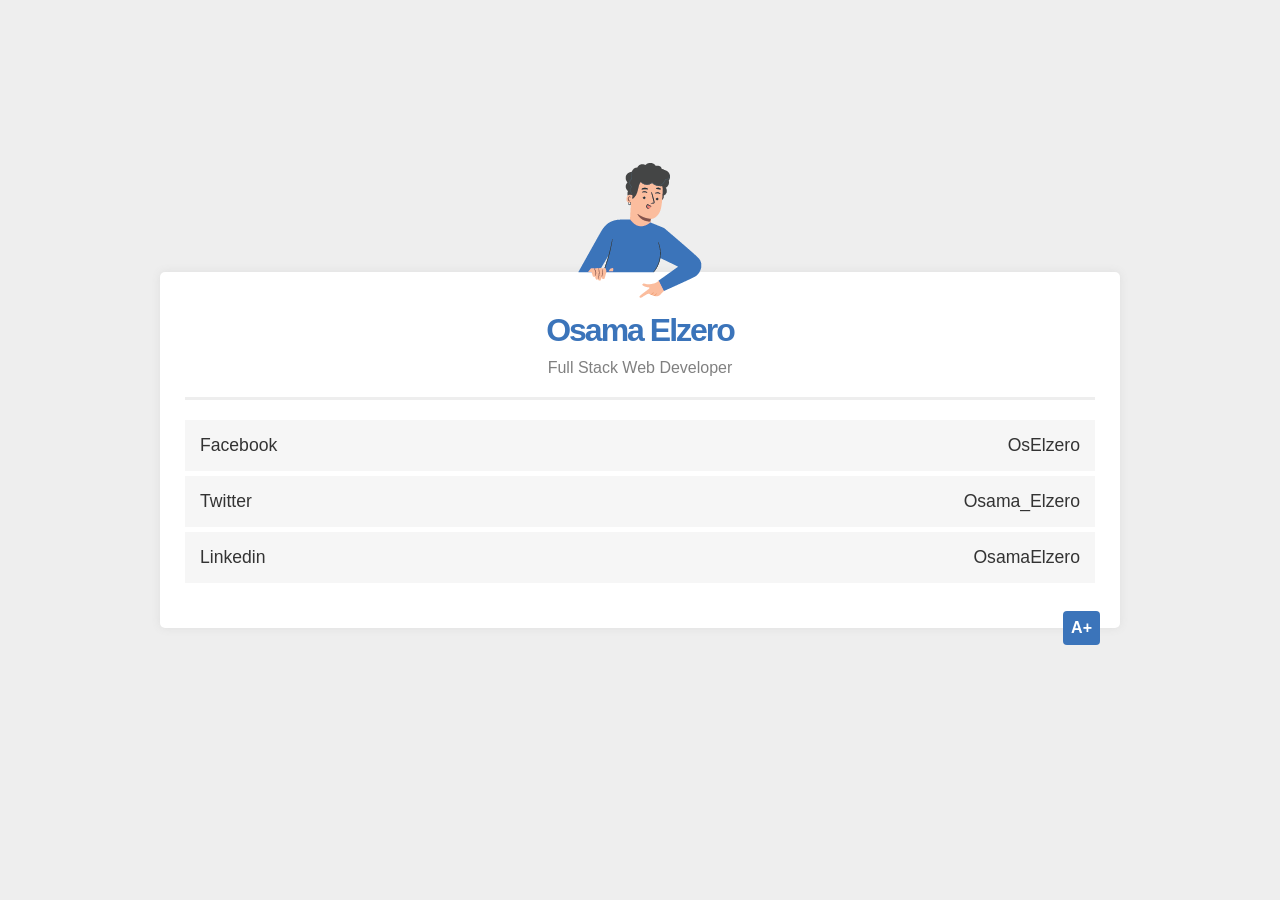
<file: Card-with-transparent-image/index.html>
<!doctype html>
<html lang="en">
  <head>
    <meta charset="UTF-8" />
    <meta name="viewport" content="width=device-width, initial-scale=1.0" />
    <title>Card with transparent Image</title>
    <link rel="stylesheet" href="./index.css" />
  </head>
  <body>
    <main id="card">
      <h2 class="title">Osama Elzero</h2>
      <p class="job">Full Stack Web Developer</p>
      <ul>
        <li class="item">
          <span class="left">Facebook</span>
          <span class="right">OsElzero</span>
        </li>
        <li class="item">
          <span class="left">Twitter</span>
          <span class="right">Osama_Elzero</span>
        </li>
        <li class="item">
          <span class="left">Linkedin</span>
          <span class="right">OsamaElzero</span>
        </li>
      </ul>
    </main>
  </body>
</html>
</file>
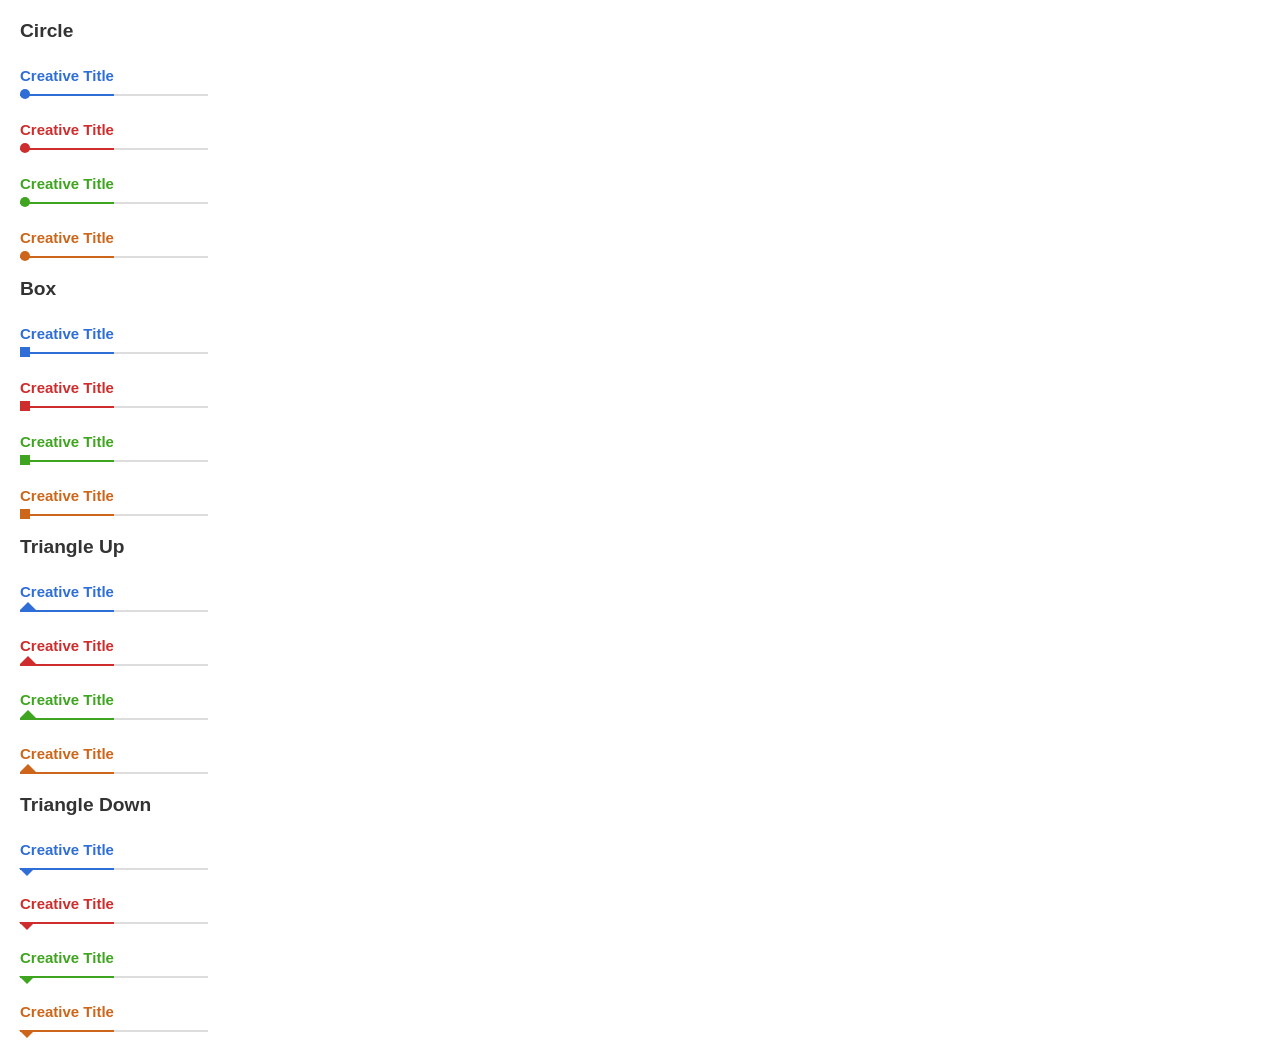
<file: Creative-titles/index.html>
<!doctype html>
<html lang="en">
  <head>
    <meta charset="UTF-8" />
    <meta name="viewport" content="width=device-width, initial-scale=1.0" />
    <title>Creative Titles</title>
    <link rel="stylesheet" href="./index.css" />
  </head>
  <body>
    <h2 id="head-1">Circle</h2>
    <h3 class="blue circle">Creative Title</h3>
    <h3 class="red circle">Creative Title</h3>
    <h3 class="green circle">Creative Title</h3>
    <h3 class="orange circle">Creative Title</h3>

    <h2 id="head-1">Box</h2>
    <h3 class="blue square">Creative Title</h3>
    <h3 class="red square">Creative Title</h3>
    <h3 class="green square">Creative Title</h3>
    <h3 class="orange square">Creative Title</h3>

    <h2 id="head-1">Triangle Up</h2>
    <h3 class="blue upper-triangle">Creative Title</h3>
    <h3 class="red upper-triangle">Creative Title</h3>
    <h3 class="green upper-triangle">Creative Title</h3>
    <h3 class="orange upper-triangle">Creative Title</h3>

    <h2 id="head-1">Triangle Down</h2>
    <h3 class="blue down-triangle">Creative Title</h3>
    <h3 class="red down-triangle">Creative Title</h3>
    <h3 class="green down-triangle">Creative Title</h3>
    <h3 class="orange down-triangle special">Creative Title</h3>
  </body>
</html>
</file>
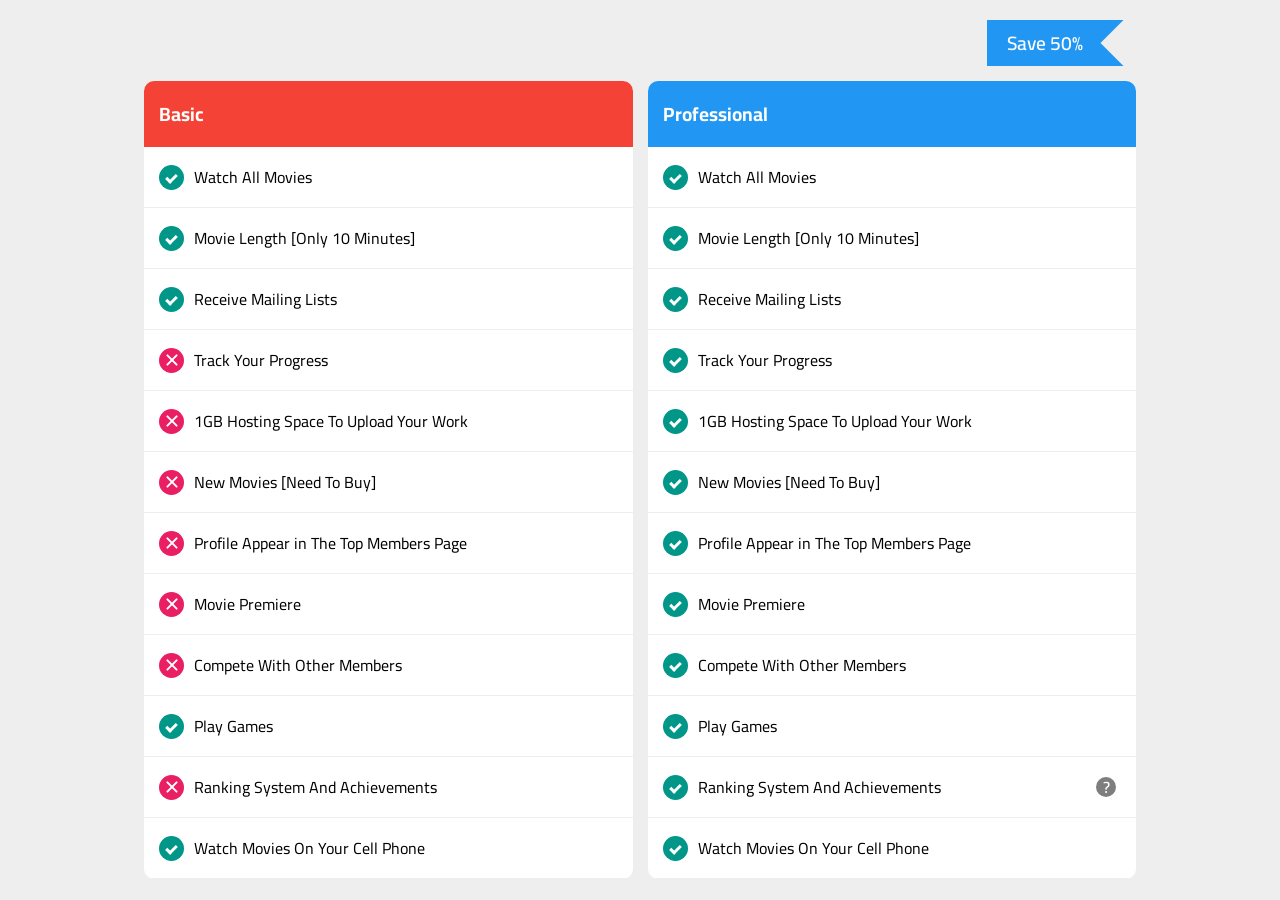
<file: Features-comparison-boxes/index.html>
<!doctype html>
<html lang="en">
  <head>
    <meta charset="UTF-8" />
    <meta name="viewport" content="width=device-width, initial-scale=1.0" />
    <title>Features Comparison Boxes</title>
    <link rel="stylesheet" href="./index.css" />
    <link rel="preconnect" href="https://fonts.googleapis.com" />
    <link rel="preconnect" href="https://fonts.gstatic.com" crossorigin />
    <link
      href="https://fonts.googleapis.com/css2?family=Cairo:wght@200..1000&display=swap"
      rel="stylesheet" />
  </head>
  <body>
    <main id="main-content">
      <div class="col basic">
        <h2 class="title bg-red">Basic</h2>
        <ul>
          <li class="correct"><span></span>Watch All Movies</li>
          <li class="correct"><span></span>Movie Length [Only 10 Minutes]</li>
          <li class="correct"><span></span>Receive Mailing Lists</li>
          <li class="wrong"><span></span>Track Your Progress</li>
          <li class="wrong">
            <span></span>1GB Hosting Space To Upload Your Work
          </li>
          <li class="wrong"><span></span>New Movies [Need To Buy]</li>
          <li class="wrong">
            <span></span>Profile Appear in The Top Members Page
          </li>
          <li class="wrong"><span></span>Movie Premiere</li>
          <li class="wrong"><span></span>Compete With Other Members</li>
          <li class="correct"><span></span>Play Games</li>
          <li class="wrong"><span></span>Ranking System And Achievements</li>
          <li class="correct"><span></span>Watch Movies On Your Cell Phone</li>
        </ul>
      </div>
      <div class="col professional">
        <h2 class="title bg-blue">Professional</h2>
        <ul>
          <li class="correct"><span></span>Watch All Movies</li>
          <li class="correct"><span></span>Movie Length [Only 10 Minutes]</li>
          <li class="correct"><span></span>Receive Mailing Lists</li>
          <li class="correct"><span></span>Track Your Progress</li>
          <li class="correct">
            <span></span>1GB Hosting Space To Upload Your Work
          </li>
          <li class="correct"><span></span>New Movies [Need To Buy]</li>
          <li class="correct">
            <span></span>Profile Appear in The Top Members Page
          </li>
          <li class="correct"><span></span>Movie Premiere</li>
          <li class="correct"><span></span>Compete With Other Members</li>
          <li class="correct"><span></span>Play Games</li>
          <li class="correct question">
            <span></span>Ranking System And Achievements
          </li>
          <li class="correct"><span></span>Watch Movies On Your Cell Phone</li>
        </ul>
      </div>
    </main>
  </body>
</html>
</file>
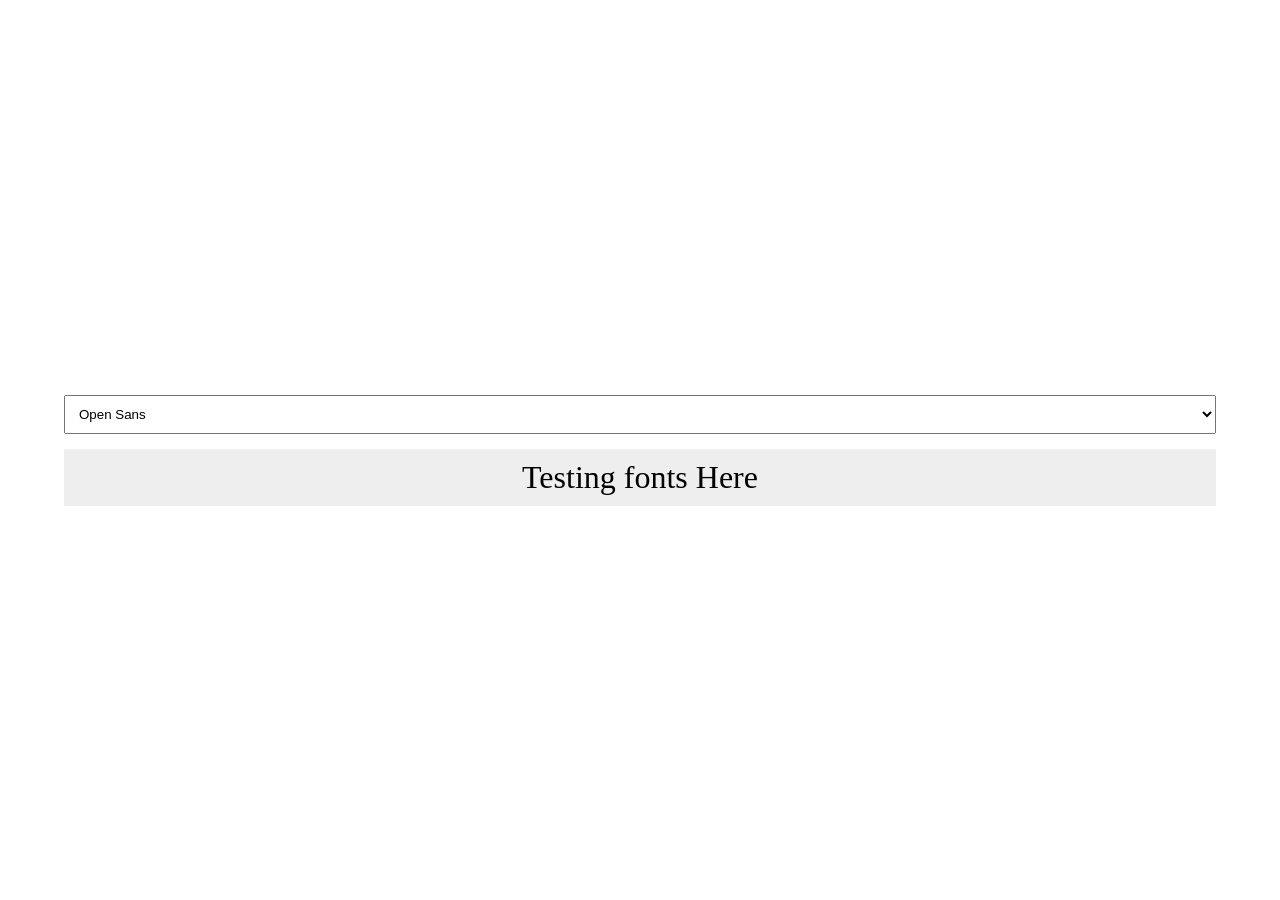
<file: Font-changer/index.html>
<!doctype html>
<html lang="en">
  <head>
    <meta charset="UTF-8" />
    <meta name="viewport" content="width=device-width, initial-scale=1.0" />
    <title>Font changer</title>
    <link rel="stylesheet" href="./index.css" />
    <link rel="preconnect" href="https://fonts.googleapis.com" />
    <link rel="preconnect" href="https://fonts.gstatic.com" crossorigin />
    <link
      href="https://fonts.googleapis.com/css2?family=Caesar+Dressing&family=Metal+Mania&family=Open+Sans:ital,wght@0,300..800;1,300..800&display=swap"
      rel="stylesheet" />
  </head>
  <body>
    <main>
      <select name="fonts" id="fonts" onchange="showFont(this)">
        <option value="Open Sans">Open Sans</option>
        <option value="Caesar Dressing">Caesar</option>
        <option value="Metal Mania">Metal Mania</option>
      </select>
      <div class="test">Testing fonts Here</div>
    </main>
    <script src="./script.js"></script>
  </body>
</html>
</file>
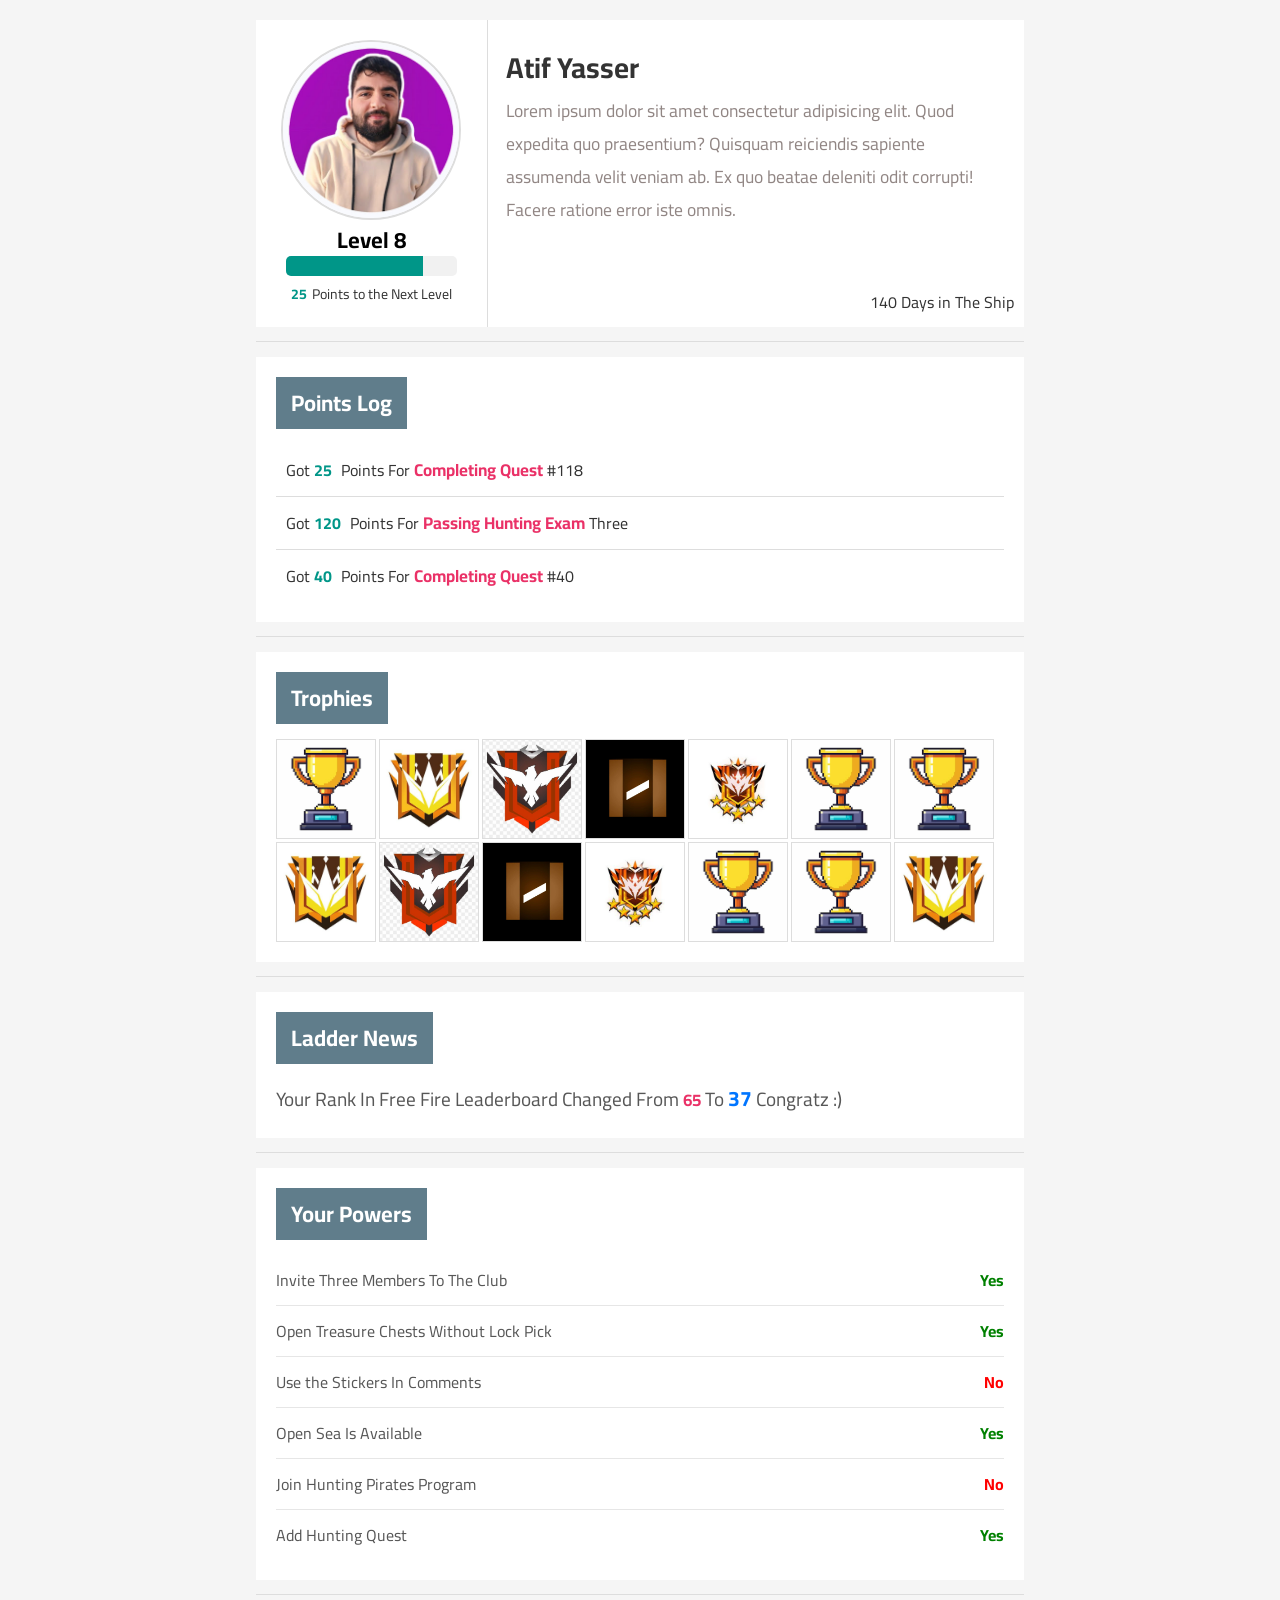
<file: Gaming-profile-sections/index.html>
<!doctype html>
<html lang="en">
  <head>
    <meta charset="UTF-8" />
    <meta name="viewport" content="width=device-width, initial-scale=1.0" />
    <title>Gaming profile sections</title>
    <link rel="stylesheet" href="./index.css" />
    <link rel="preconnect" href="https://fonts.googleapis.com" />
    <link rel="preconnect" href="https://fonts.gstatic.com" crossorigin />
    <link
      href="https://fonts.googleapis.com/css2?family=Cairo:wght@200..1000&display=swap"
      rel="stylesheet" />
  </head>
  <body>
    <main id="main-content">
      <div class="profile-info">
        <div class="inner-wrapper left">
          <img
            class="profile-img"
            src="./images/myimage.jpg"
            alt="A human looking at the camera with a purple background with a similing face" />
          <h3 class="level">Level 8</h3>
          <span class="progress"></span>
          <p class="points">
            <span class="special">25</span>Points to the Next Level
          </p>
        </div>
        <div class="right">
          <h1 class="name">Atif Yasser</h1>
          <p class="summary">
            Lorem ipsum dolor sit amet consectetur adipisicing elit. Quod
            expedita quo praesentium? Quisquam reiciendis sapiente assumenda
            velit veniam ab. Ex quo beatae deleniti odit corrupti! Facere
            ratione error iste omnis.
          </p>
        </div>
        <p class="active-days">140 Days in The Ship</p>
      </div>
    </main>

    <section id="points-log">
      <h2 class="points-title">Points Log</h2>
      <ul class="log">
        <li>
          Got <span class="special">25</span> Points For
          <span class="special-red">Completing Quest</span> #118
        </li>
        <li>
          Got <span class="special">120</span> Points For
          <span class="special-red">Passing Hunting Exam</span> Three
        </li>
        <li>
          Got <span class="special">40</span> Points For
          <span class="special-red">Completing Quest</span> #40
        </li>
      </ul>
    </section>

    <section id="trophies">
      <h2 class="trophies-title">Trophies</h2>
      <div class="trophies-list">
        <img
          class="trophy"
          src="./images/trophy-01.png"
          alt="A trophy of a free fire game" />
        <img
          class="trophy"
          src="./images/trophy-02.jpg"
          alt="A trophy of a free fire game" />
        <img
          class="trophy"
          src="./images/trophy-03.jpg"
          alt="A trophy of a free fire game" />
        <img
          class="trophy"
          src="./images/trophy-04.jpg"
          alt="A trophy of a free fire game" />
        <img
          class="trophy"
          src="./images/trophy-05.jpg"
          alt="A trophy of a free fire game" />
        <img
          class="trophy"
          src="./images/trophy-01.png"
          alt="A trophy of a free fire game" />
        <img
          class="trophy"
          src="./images/trophy-01.png"
          alt="A trophy of a free fire game" />
        <img
          class="trophy"
          src="./images/trophy-02.jpg"
          alt="A trophy of a free fire game" />
        <img
          class="trophy"
          src="./images/trophy-03.jpg"
          alt="A trophy of a free fire game" />
        <img
          class="trophy"
          src="./images/trophy-04.jpg"
          alt="A trophy of a free fire game" />
        <img
          class="trophy"
          src="./images/trophy-05.jpg"
          alt="A trophy of a free fire game" />
        <img
          class="trophy"
          src="./images/trophy-01.png"
          alt="A trophy of a free fire game" />
        <img
          class="trophy"
          src="./images/trophy-01.png"
          alt="A trophy of a free fire game" />
        <img
          class="trophy"
          src="./images/trophy-02.jpg"
          alt="A trophy of a free fire game" />
      </div>
    </section>

    <section id="news">
      <h2 class="news-title">Ladder News</h2>
      <p class="news-script">
        Your Rank In Free Fire Leaderboard Changed From
        <span class="special-red">65</span> To
        <span class="special-blue">37</span> Congratz :)
      </p>
    </section>
    <section id="powers">
      <h2 class="powers-title">Your Powers</h2>
      <ul class="powers-list">
        <li>
          <span class="right-item">Invite Three Members To The Club</span>
          <span class="left-item yes">Yes</span>
        </li>
        <li>
          <span class="right-item">Open Treasure Chests Without Lock Pick</span>
          <span class="left-item yes">Yes</span>
        </li>
        <li>
          <span class="right-item">Use the Stickers In Comments</span>
          <span class="left-item no">No</span>
        </li>
        <li>
          <span class="right-item">Open Sea Is Available</span>
          <span class="left-item yes">Yes</span>
        </li>
        <li>
          <span class="right-item">Join Hunting Pirates Program</span>
          <span class="left-item no">No</span>
        </li>
        <li>
          <span class="right-item">Add Hunting Quest</span>
          <span class="left-item yes">Yes</span>
        </li>
      </ul>
    </section>
  </body>
</html>
</file>
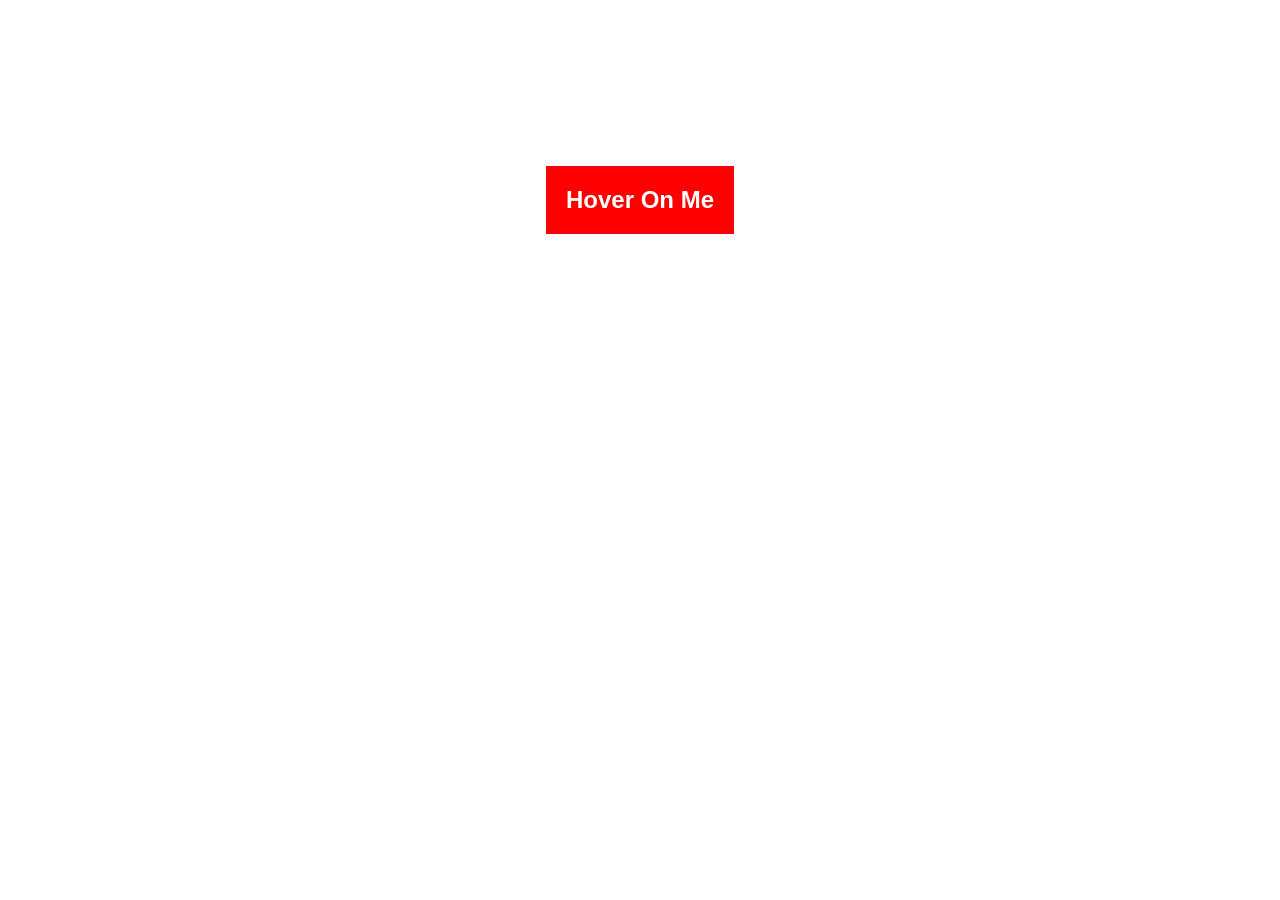
<file: Hover-to-show-tooltip/index.html>
<!doctype html>
<html lang="en">
  <head>
    <meta charset="UTF-8" />
    <meta name="viewport" content="width=device-width, initial-scale=1.0" />
    <title>Hover To Show Tooltip</title>
    <link rel="stylesheet" href="./index.css" />
  </head>
  <body>
    <span>Hover On Me</span>
  </body>
</html>
</file>
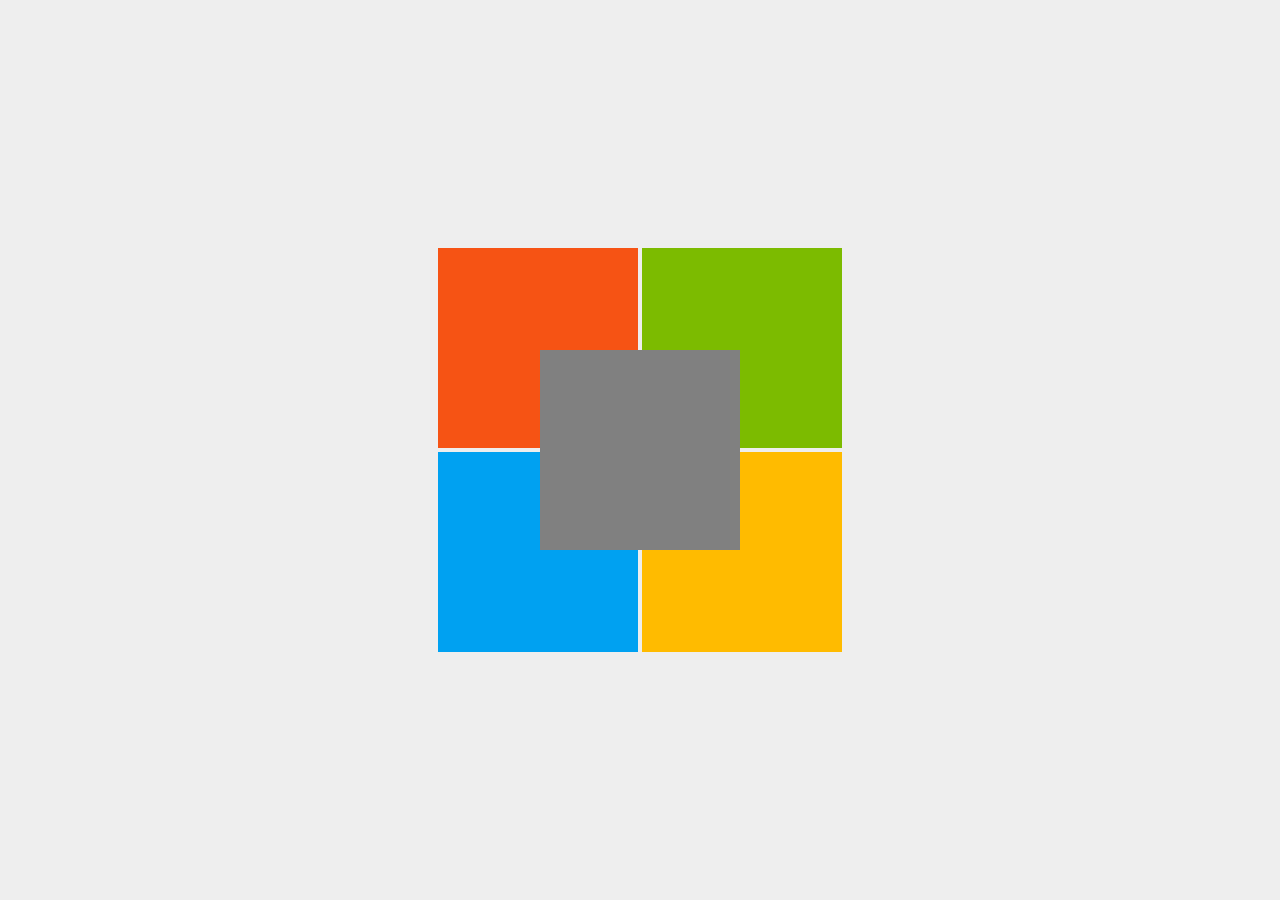
<file: Microsoft-windows-logo/index.html>
<!doctype html>
<html lang="en">
  <head>
    <meta charset="UTF-8" />
    <meta name="viewport" content="width=device-width, initial-scale=1.0" />
    <title>Microsoft Windows Logo</title>
    <link rel="stylesheet" href="./index.css" />
  </head>
  <body>
    <!-- Don't edit HTML -->
    <div></div>
  </body>
</html>
</file>
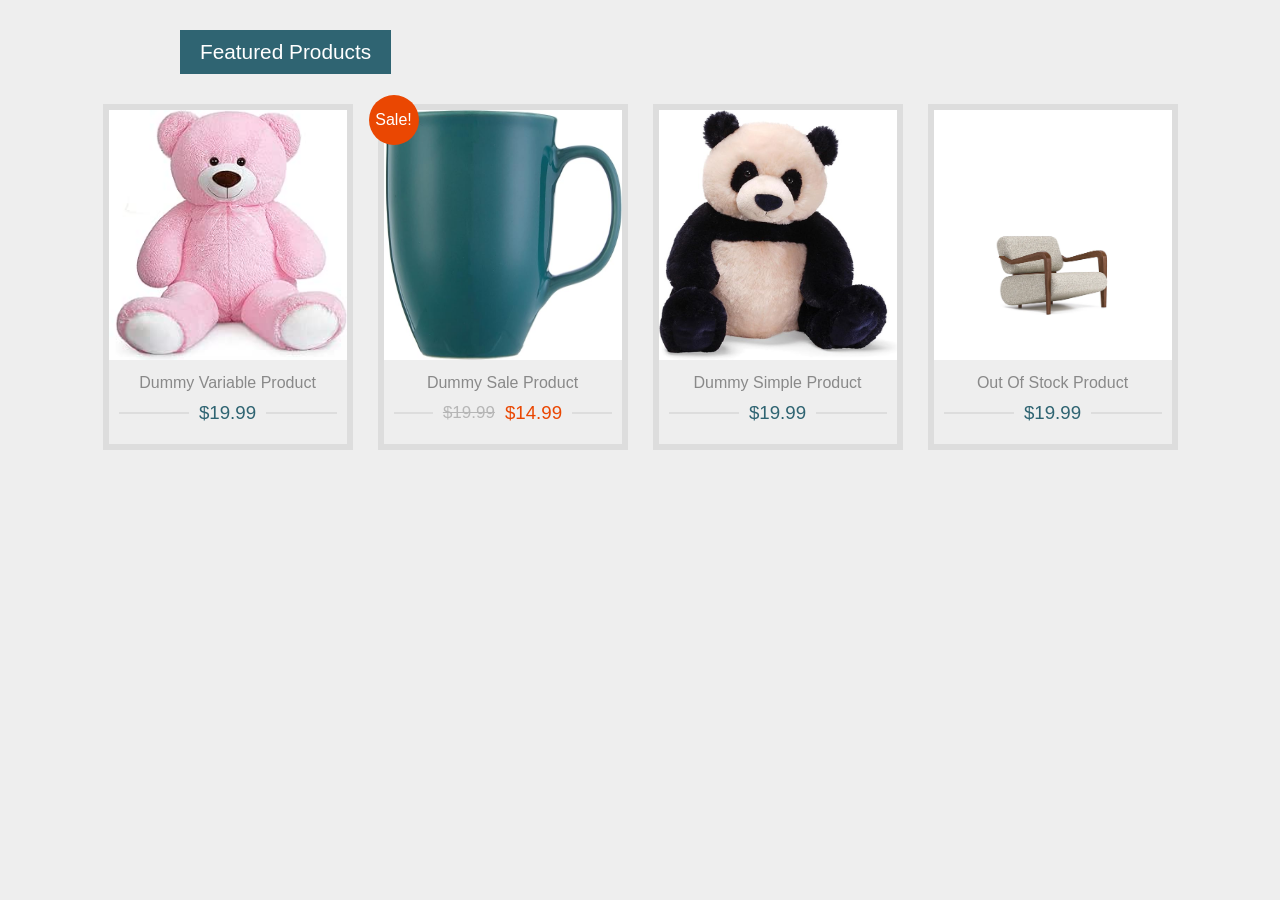
<file: Ribbon-with-four-products/index.html>
<!doctype html>
<html lang="en">
  <head>
    <meta charset="UTF-8" />
    <meta name="viewport" content="width=device-width, initial-scale=1.0" />
    <title>Ribbon with four products</title>
    <link rel="stylesheet" href="./index.css" />
  </head>
  <body>
    <main id="products">
      <h1 class="title">Featured Products</h1>
      <div class="products-list">
        <div class="product">
          <img src="./images/bear.jpg" alt="Bear photo" />
          <div class="wrapper">
            <h2 class="product-title">Dummy Variable Product</h2>
            <h3 class="price">$19.99</h3>
          </div>
        </div>
        <div class="product on-sale">
          <img src="./images/cup.jpg" alt="Bear photo" />
          <div class="wrapper">
            <h2 class="product-title">Dummy Sale Product</h2>
            <h3 class="price">
              <span class="before">$19.99</span>
              <span class="instead">$14.99</span>
            </h3>
          </div>
        </div>
        <div class="product">
          <img src="./images/panda.jpg" alt="Bear photo" />
          <div class="wrapper">
            <h2 class="product-title">Dummy Simple Product</h2>
            <h3 class="price">$19.99</h3>
          </div>
        </div>
        <div class="product">
          <img src="./images/warmgreyboucle-106.webp" alt="Bear photo" />
          <div class="wrapper">
            <h2 class="product-title">Out Of Stock Product</h2>
            <h3 class="price">$19.99</h3>
          </div>
        </div>
      </div>
    </main>
  </body>
</html>
</file>
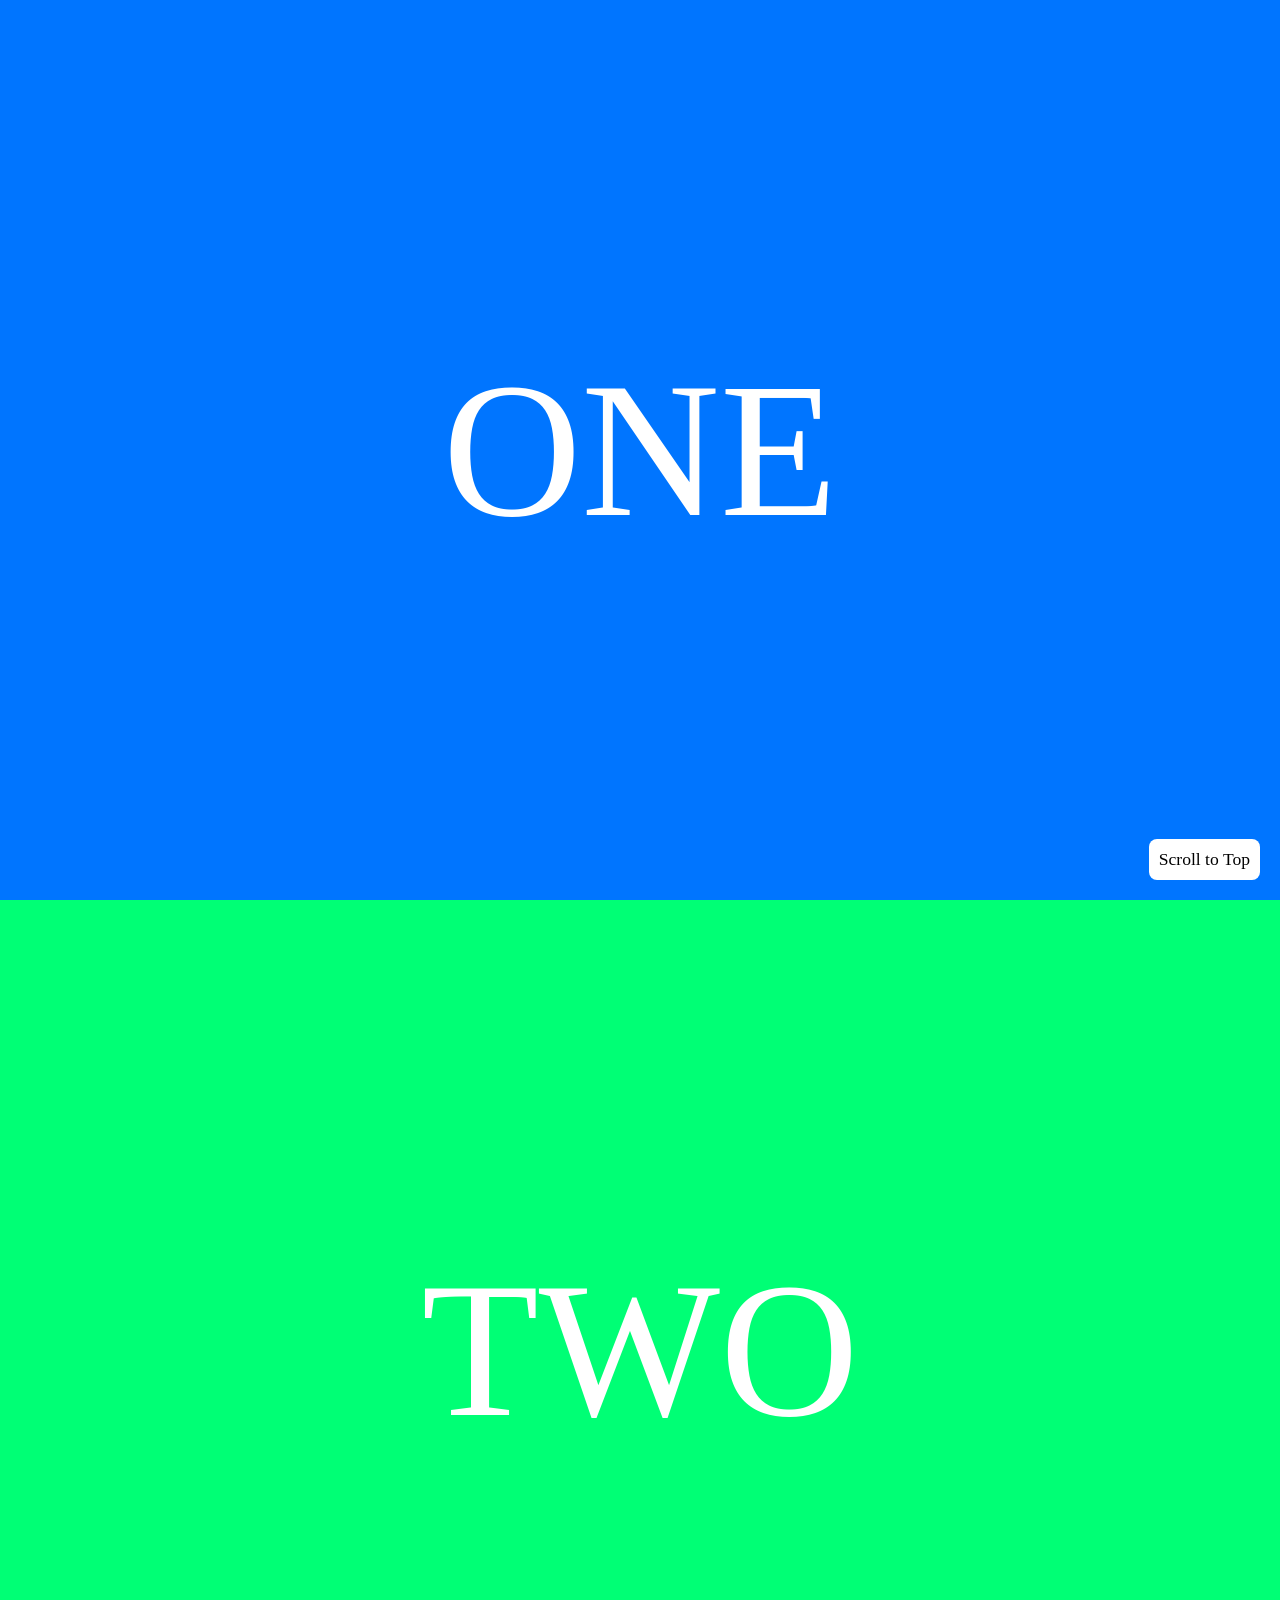
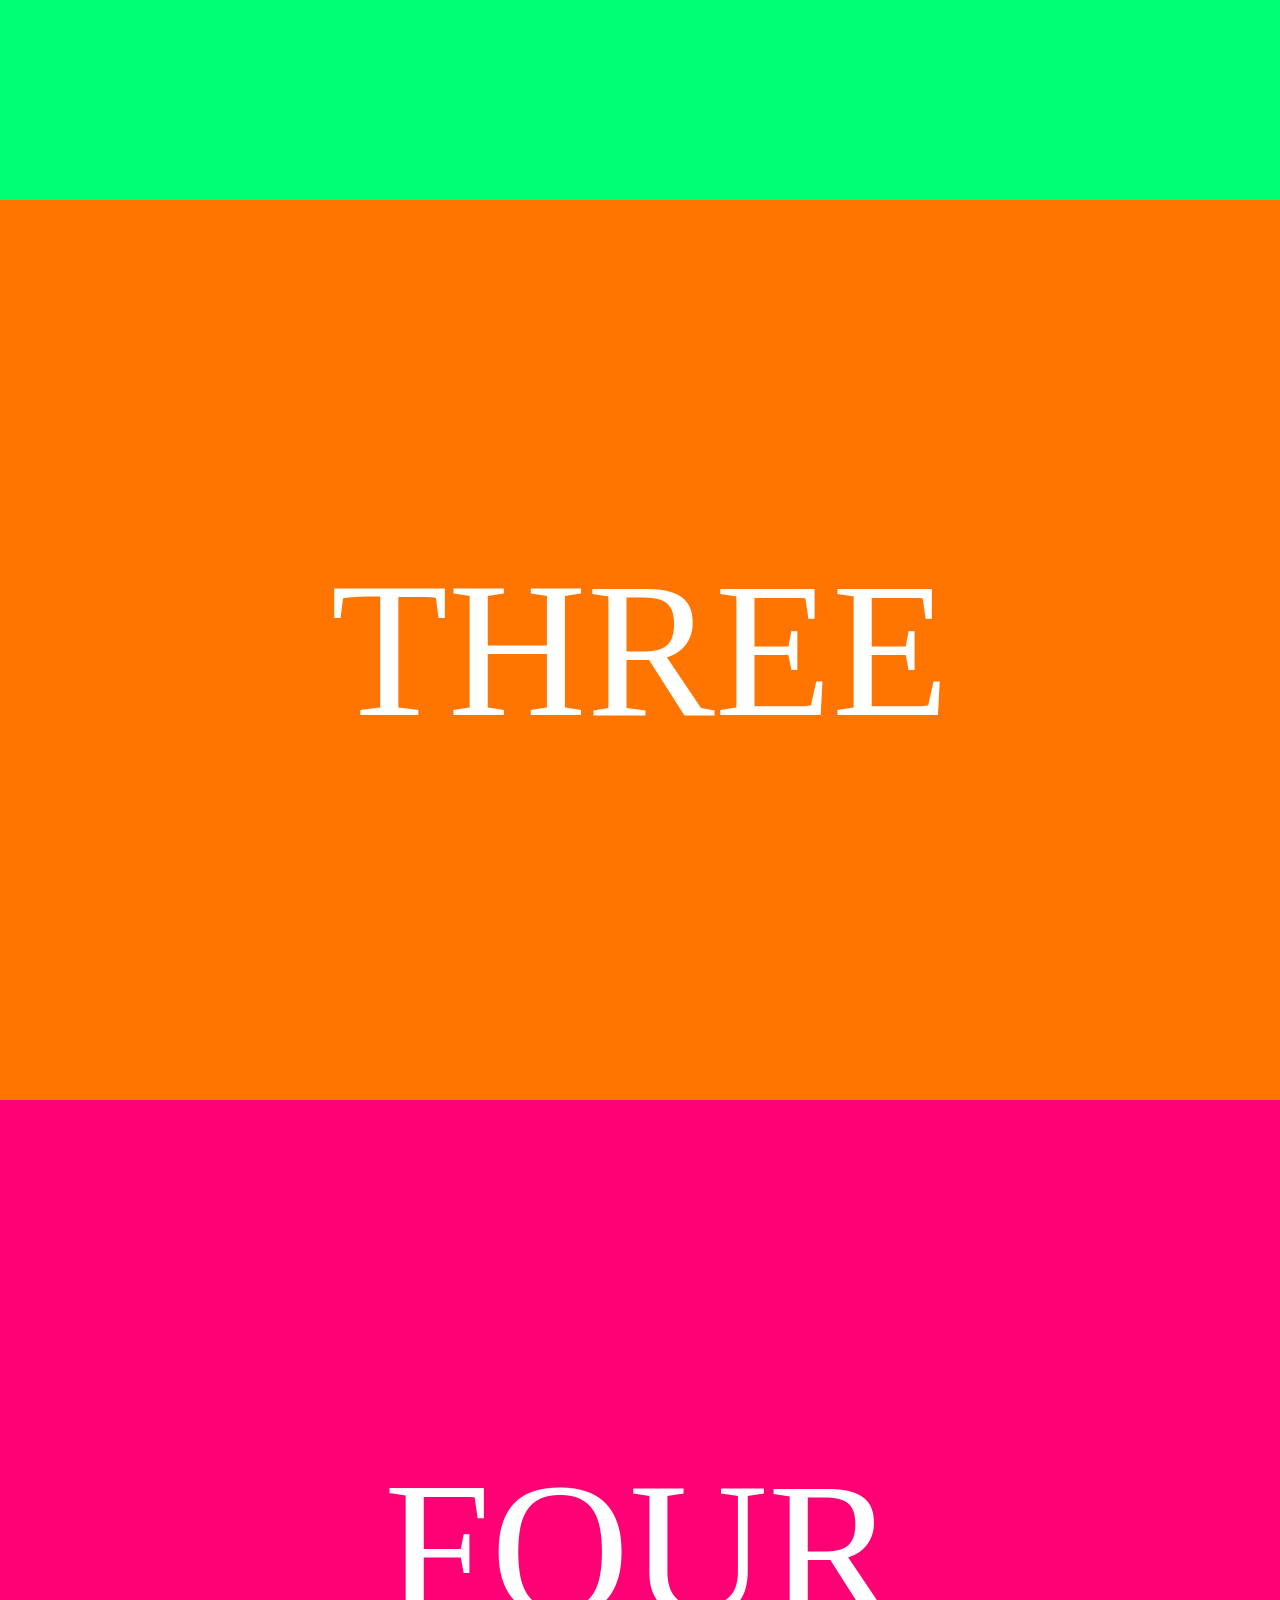
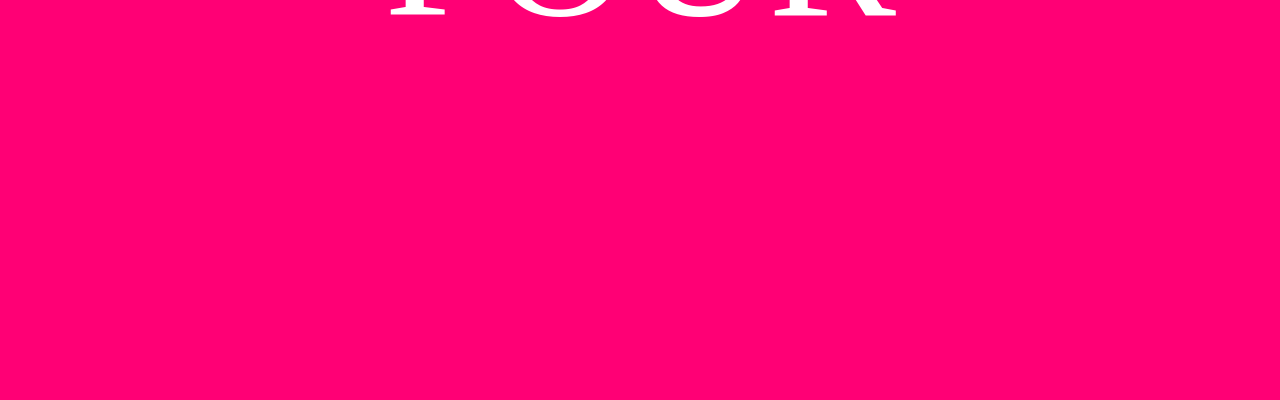
<file: Scroll-to-top-pure-css/index.html>
<!doctype html>
<html lang="en">
  <head>
    <meta charset="UTF-8" />
    <meta name="viewport" content="width=device-width, initial-scale=1.0" />
    <title>Scroll to top pure css</title>
    <link rel="stylesheet" href="./index.css" />
  </head>
  <body id="top">
    <div class="one">One</div>
    <div class="two">Two</div>
    <div class="three">Three</div>
    <div class="four">Four</div>
    <a href="#top" class="btn">Scroll to Top</a>
  </body>
</html>
</file>
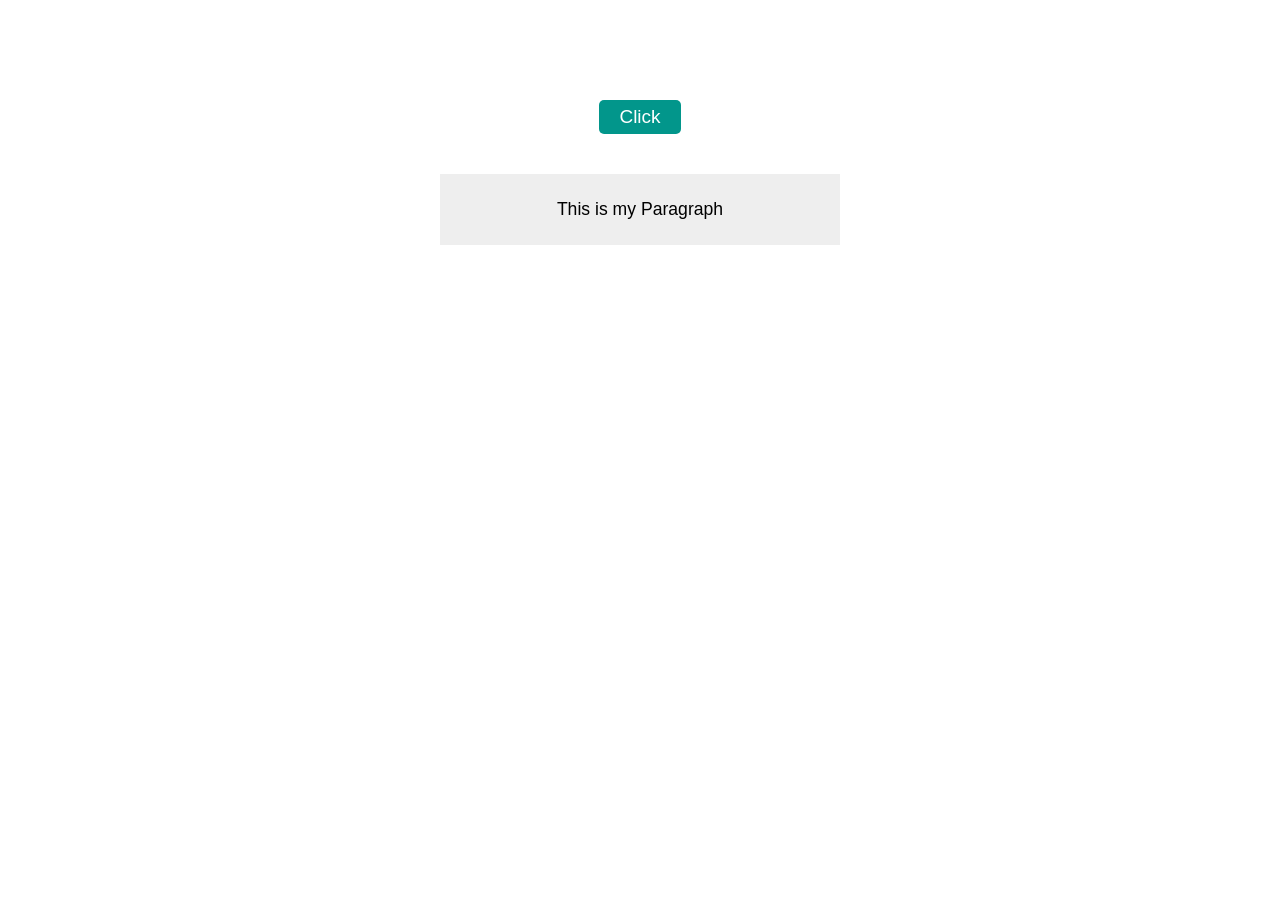
<file: Show-hide-paragraph/index.html>
<!doctype html>
<html lang="en">
  <head>
    <meta charset="UTF-8" />
    <meta name="viewport" content="width=device-width, initial-scale=1.0" />
    <title>Show/Hide Paragraph</title>
    <link rel="stylesheet" href="./index.css" />
  </head>
  <body>
    <button class="click-btn" onclick="showAndHideParagraph()">Click</button>
    <p class="paragraph show">This is my Paragraph</p>
    <script src="./index.js"></script>
  </body>
</html>
</file>
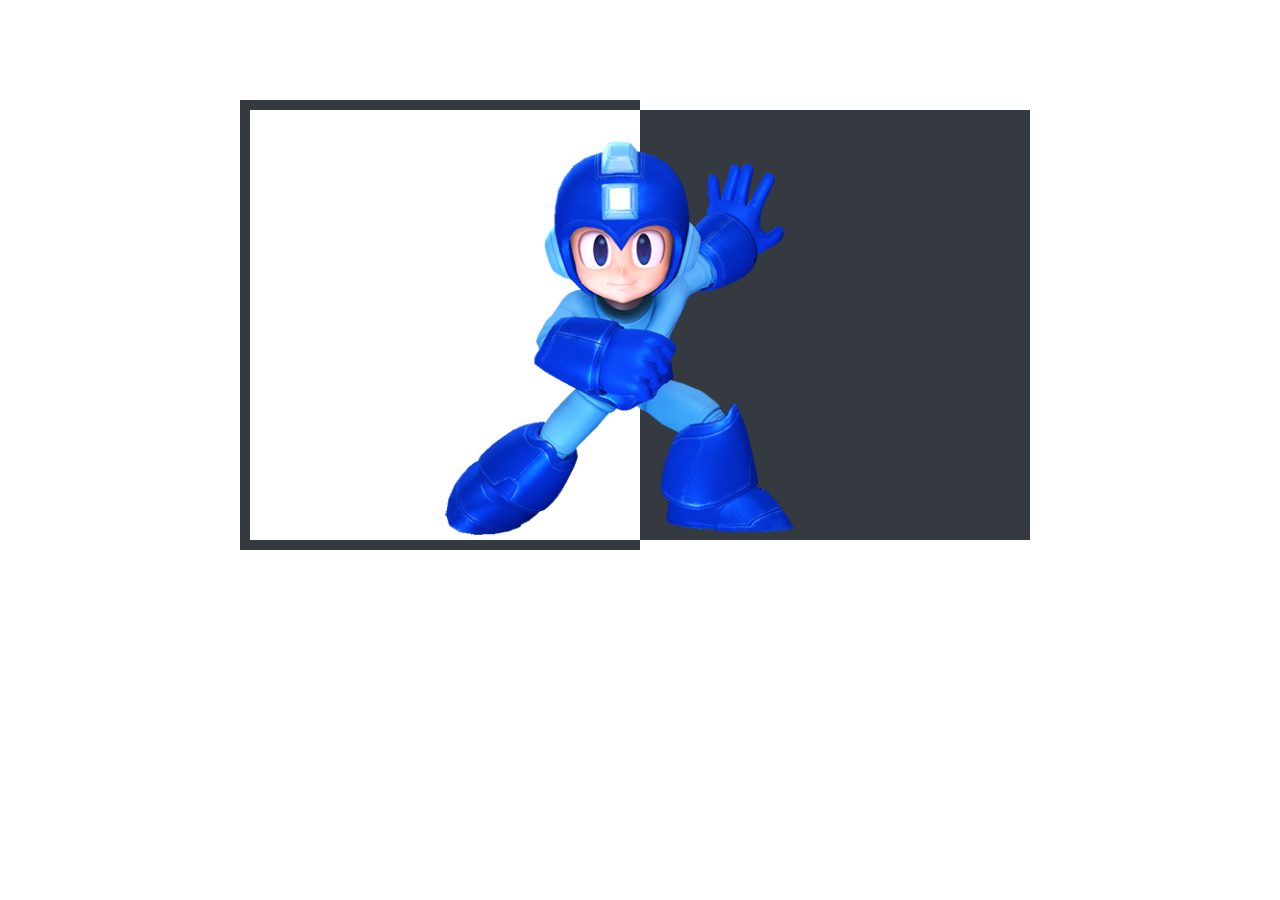
<file: Split-megaman-frame/index.html>
<!doctype html>
<html lang="en">
  <head>
    <meta charset="UTF-8" />
    <meta name="viewport" content="width=device-width, initial-scale=1.0" />
    <title>Split MegaMan Frame</title>
    <link rel="stylesheet" href="./index.css" />
  </head>
  <body>
    <div class="wrapper">
      <img
        class="animation"
        src="./task-18-megaman.png"
        alt="An animation of guy wearing a blue suit looking at the image while start running." />
    </div>
  </body>
</html>
</file>
<file: Card-with-transparent-image/index.css>
* {
  margin: 0;
  padding: 0;
  box-sizing: border-box;
  -webkit-box-sizing: border-box;
  -moz-box-sizing: border-box;
  -o-box-sizing: border-box;
}

:root {
  --bg-color: #eeeeee;
  --txt-color: #3b74ba;
  --list-bg: #f6f6f6;
}

body {
  background-color: var(--bg-color);
  display: flex;
  justify-content: center;
  align-items: center;
  min-height: 100vh;
  font-family: "Arial", sans-serif;
}

#card {
  background-color: white;
  position: relative;
  padding: 40px 25px 20px;
  width: 75%;
  border-radius: 5px;
  box-shadow: 0 0 8px #dddddd;
  z-index: 1;
}

#card::before {
  content: url(./person-blue-shirt.png);
  position: absolute;
  bottom: calc(100% - 30px);
  left: 50%;
  transform: translateX(-50%);
}

#card::after {
  content: "A+";
  position: absolute;
  background-color: var(--txt-color);
  color: white;
  padding: 8px;
  border-radius: 4px;
  font-weight: bold;
  bottom: 0;
  right: 20px;
  transform: translateY(50%);
}

.title {
  text-align: center;
  color: var(--txt-color);
  font-size: 2rem;
  letter-spacing: -2px;
}

.job {
  color: grey;
  text-align: center;
  padding: 10px 0 20px;
}

ul {
  list-style-type: none;
  padding-block: 20px;
  border-top: 3px solid var(--bg-color);
}

li {
  width: 100%;
  background-color: var(--list-bg);
  padding: 15px;
  font-size: 1.1rem;
  display: flex;
  justify-content: space-between;
  align-items: center;
  margin-bottom: 5px;
  color: #333;
}
</file>
<file: Creative-titles/index.css>
* {
  margin: 0;
  padding: 0;
  box-sizing: border-box;
  -webkit-box-sizing: border-box;
  -moz-box-sizing: border-box;
  -o-box-sizing: border-box;
}

body {
  font-family: "Roboto", sans-serif;
}

#head-1 {
  font-size: 1.2rem;
  color: #333;
  padding: 20px 0 0 20px;
}

h3 {
  font-size: 15px;
  font-weight: 550;
  width: fit-content;
  margin: 25px 0 0 20px;
  padding-bottom: 10px;
  position: relative;
}

h3::before {
  content: "";
  position: absolute;
  width: 200%;
  height: 2px;
  background-color: #ddd;
  bottom: -2px;
  z-index: -1;
}

.blue {
  color: #2f6ed7;
  border-bottom: 2px solid #2f6ed7;
}

.circle::after,
.square::after {
  content: "";
  width: 10px;
  height: 10px;
  display: block;
  position: absolute;
  border-radius: 50%;
  transform: translateY(50%);
}

.square::after {
  border-radius: 0;
}

.upper-triangle::after,
.down-triangle::after {
  content: "";
  display: block;
  position: absolute;
  border: 8px solid transparent;
}

.upper-triangle::after {
  bottom: 0;
}

.down-triangle::after {
  bottom: -16px;
  left: -1px;
}

.circle.blue::after,
.square.blue::after {
  background-color: #2f6ed7;
}

.upper-triangle.blue::after {
  border-bottom-color: #2f6ed7;
}

.down-triangle.blue::after {
  border-top-color: #2f6ed7;
}

.upper-triangle.red::after {
  border-bottom-color: #cf2d2d;
}

.down-triangle.red::after {
  border-top-color: #cf2d2d;
}

.upper-triangle.green::after {
  border-bottom-color: #3fa520;
}

.down-triangle.green::after {
  border-top-color: #3fa520;
}

.upper-triangle.orange::after {
  border-bottom-color: #cd661a;
}

.down-triangle.orange::after {
  border-top-color: #cd661a;
}


.circle.red::after,
.square.red::after {
  background-color: #cf2d2d;
}

.circle.green::after,
.square.green::after {
  background-color: #3fa520;
}

.circle.orange::after,
.square.orange::after {
  background-color: #cd661a;
}

.red {
  color: #cf2d2d;
  border-bottom: 2px solid #cf2d2d;
}

.green {
  color: #3fa520;
  border-bottom: 2px solid #3fa520;
}

.orange {
  color: #cd661a;
  border-bottom: 2px solid #cd661a;
}

/* Special case */
.special {
  margin-bottom: 30px;
}
</file>
<file: Features-comparison-boxes/index.css>
* {
  margin: 0;
  padding: 0;
  box-sizing: border-box;
  -webkit-box-sizing: border-box;
  -moz-box-sizing: border-box;
  -o-box-sizing: border-box;
}

body {
  font-family: "Cairo", sans-serif;
  background-color: var(--bg-color);
  display: flex;
  justify-content: center;
  align-items: center;
  min-height: 100vh;
  padding: 20px;
}

:root {
  --bg-color: #eee;
  --blue-color: #2196f3;
  --red-color: #f44336;
  --wrong-color: #e91e63;
  --correct-color: #009688;
  --question-color: #7e7e7e;
}

#main-content::after {
  content: "Save 50%";
  background-color: var(--blue-color);
  color: white;
  display: block;
  position: absolute;
  padding: 5px 50px 5px 20px;
  text-align: center;
  font-weight: 600;
  font-size: 1.2rem;
  top: 20px;
  right: 11.5%;
}

#main-content::before {
  content: "";
  width: 46px;
  height: 46px;
  background-color: var(--bg-color);
  position: absolute;
  right: calc(11.5% - 23px);
  top: 20px;
  z-index: 1;
  transform: rotate(45deg);
}

#main-content {
  display: flex;
  gap: 15px;
  width: 80%;
  margin-top: 60px;
}

.col {
  background-color: white;
  border-radius: 10px;
  flex-grow: 1;
}

.title {
  padding: 15px;
  border-radius: 10px 10px 0 0;
  color: white;
  font-size: 1.2rem;
}

.basic .title {
  background-color: var(--red-color);
}

.professional .title {
  background-color: var(--blue-color);
}

ul {
  list-style-type: none;
}

li {
  padding: 15px;
  display: flex;
  align-items: center;
  border-bottom: 1px solid #eee;
  position: relative;
}

.question::after {
  content: "?";
  position: absolute;
  right: 20px;
  background-color: var(--question-color);
  line-height: 20px;
  width: 20px;
  height: 20px;
  text-align: center;
  border-radius: 50%;
  color: white;
  font-weight: 600;
}

.correct span,
.wrong span {
  width: 25px;
  height: 25px;
  border-radius: 50%;
  display: inline-block;
  margin-right: 10px;
  display: flex;
  justify-content: center;
  align-items: center;
  position: relative;
}

.correct span::before {
  content: "";
  display: block;
  border: 3.5px solid white;
  border-top: none;
  border-right: none;
  height: 4px;
  width: 8px;
  transform: rotate(-45deg);
  line-height: 1;
}

.wrong span::before {
  content: "";
  width: 2px;
  height: 15px;
  background-color: white;
  border-radius: 2px;
  display: block;
  position: absolute;
  top: 50%;
  left: 50%;
  transform: translate(-50%, -50%) rotate(45deg);
}

.wrong span::after {
  content: "";
  width: 2px;
  height: 15px;
  background-color: white;
  border-radius: 2px;
  display: block;
  position: absolute;
  top: 50%;
  left: 50%;
  transform: translate(-50%, -50%) rotate(-45deg);
}

.correct span {
  background-color: var(--correct-color);
}

.wrong span {
  background-color: var(--wrong-color);
}
</file>
<file: Font-changer/index.css>
* {
  margin: 0;
  padding: 0;
  box-sizing: border-box;
  -webkit-box-sizing: border-box;
  -moz-box-sizing: border-box;
  -o-box-sizing: border-box;
}

body {
  display: flex;
  justify-content: center;
  align-items: center;
  min-height: 100vh;
}

main {
  width: 100%;
  text-align: center;
}

#fonts {
  width: 90%;
  padding: 10px;
  margin-bottom: 15px;
}

.test {
  font-size: 2rem;
  background-color: #eee;
  width: 90%;
  margin: 0 auto;
  padding: 10px;
}
</file>
<file: Gaming-profile-sections/index.css>
* {
  margin: 0;
  padding: 0;
  box-sizing: border-box;
  -webkit-box-sizing: border-box;
  -moz-box-sizing: border-box;
  -o-box-sizing: border-box;
}

:root {
  --bg-color: #f5f5f5;
  --bg-progress: #f1f1f1;
  --bg-progress-bf: #009688;
  --right-border-color: #ddd;
}

body {
  background-color: var(--bg-color);
  font-family: "Cairo", sans-serif;
}

.profile-info {
  display: flex;
  width: 60%;
  margin: 20px auto;
  background-color: white;
  position: relative;
}

.profile-info::before,
#points-log::before,
#trophies::before,
#news::before,
#powers::before {
  content: "";
  display: block;
  width: 100%;
  position: absolute;
  height: 1px;
  background-color: var(--right-border-color);
  bottom: -15px;
  left: 0;
}

.left {
  min-width: 30%;
  text-align: center;
  position: relative;
  padding: 20px;
}

.left::after {
  content: "";
  width: 1px;
  height: 100%;
  border-right: 1px solid var(--right-border-color);
  display: block;
  position: absolute;
  top: 0;
  left: 100%;
}

.profile-img {
  width: 180px;
  border-radius: 50%;
  border: 2px solid #ddd;
}

.level {
  font-size: 1.4rem;
  line-height: 1;
}

.progress {
  display: block;
  width: 90%;
  height: 20px;
  background-color: var(--bg-progress);
  margin: 5px auto;
  border-radius: 5px;
}

.progress::before {
  content: "";
  width: 80%;
  display: block;
  height: 20px;
  background-color: var(--bg-progress-bf);
  border-radius: 5px 0 0 5px;
}

.points {
  color: #333;
  font-weight: normal;
  font-size: 14px;
}

.special {
  color: var(--bg-progress-bf);
  font-weight: bold;
  margin-right: 5px;
}

.right {
  padding: 20px;
}

.name {
  font-size: 1.8rem;
  color: #333333;
}

.summary {
  color: #918684;
  font-size: 1.1rem;
}

.active-days {
  position: absolute;
  right: 10px;
  bottom: 10px;
  color: #333;
}

#points-log,
#trophies {
  padding: 20px;
  background-color: white;
  width: 60%;
  margin: 30px auto;
  position: relative;
}

#points-log .points-title,
#trophies .trophies-title,
#news .news-title,
#powers .powers-title {
  color: white;
  background-color: #607d8b;
  width: fit-content;
  padding: 5px 15px;
  font-size: 1.4rem;
  margin-bottom: 15px;
}

.log {
  list-style-type: none;
}

.special-red {
  color: #ea3167;
  font-weight: bold;
  font-size: 17px;
}

.log li {
  color: #333;
  font-weight: normal;
  padding: 10px;
  border-bottom: 1px solid var(--right-border-color);
}

.log li:last-child {
  border-bottom: none;
}

.trophies-list {
  display: flex;
  justify-content: flex-start;
  align-items: center;
  flex-wrap: wrap;
  gap: 3px;
}

.trophy {
  width: 100px;
  height: 100px;
  border: 1px solid #ddd;
  object-fit: cover;
}

#news,
#powers {
  background-color: white;
  padding: 20px;
  width: 60%;
  margin: 30px auto;
  position: relative;
}

#news .news-script {
  font-size: 1.2rem;
  color: #575757;
  font-weight: normal;
}

.special-blue {
  font-size: 21px;
  font-weight: bold;
  color: #0075ff;
}

.powers-list {
  list-style-type: none;
}

.powers-list li {
  padding: 10px 0;
  color: #575757;
  border-bottom: 1px solid #e6e6e6;
  display: flex;
  justify-content: space-between;
  align-items: center;
}

.powers-list li:last-child {
  border-bottom: none;
}

.left-item {
  font-weight: bold;
}

.yes {
  color: green;
}

.no {
  color: red;
}
</file>
<file: Hover-to-show-tooltip/index.css>
* {
  margin: 0;
  padding: 0;
  box-sizing: border-box;
  -webkit-box-sizing: border-box;
  -moz-box-sizing: border-box;
  -o-box-sizing: border-box;
}

body {
  max-height: 100vh;
  overflow: hidden;
}

span {
  color: white;
  padding: 20px;
  font-size: 1.5rem;
  font-family: "Arial", sans-serif;
  background-color: red;
  font-weight: bold;
  display: block;
  width: fit-content;
  cursor: pointer;
  margin: 200px auto;
  transform: translateY(-50%);
  position: relative;
}

span::before {
  content: "This Is Tooltip Content";
  position: absolute;
  background-color: black;
  color: white;
  font-family: "Arial", sans-serif;
  display: block;
  bottom: calc(100% + 25px);
  padding: 20px 40px;
  width: max-content;
  font-size: 1.2rem;
  left: 50%;
  transform: translateX(-50%);
  transition: 0.4s opacity;
  opacity: 0;
}

span::after {
  content: "";
  position: absolute;
  border: 10px solid;
  border-color: black transparent transparent transparent;
  bottom: calc(100% + 6px);
  left: 50%;
  transform: translateX(-50%);
  transition: 0.4s opacity;
  opacity: 0;
}

span:hover::after,
span:hover::before {
  opacity: 1;
}
</file>
<file: Microsoft-windows-logo/index.css>
* {
  margin: 0;
  padding: 0;
  box-sizing: border-box;
  -webkit-box-sizing: border-box;
  -moz-box-sizing: border-box;
  -o-box-sizing: border-box;
}

body {
  display: flex;
  justify-content: center;
  align-items: center;
  min-height: 100vh;
  background-color: #eeeeee;
}

div {
  width: 200px;
  height: 200px;
  background-color: gray;
  box-shadow:
    -102px -102px 0 0 #f65314,
    102px -102px 0 0 #7cbb00,
    -102px 102px 0 0 #00a1f1,
    102px 102px 0 0 #ffbb00;
}
</file>
<file: Ribbon-with-four-products/index.css>
* {
  margin: 0;
  padding: 0;
  box-sizing: border-box;
  -webkit-box-sizing: border-box;
  -moz-box-sizing: border-box;
  -o-box-sizing: border-box;
}

body {
  background-color: #eee;
  font-family: Arial, sans-serif;
}

.title {
  background-color: #2f6472;
  color: white;
  font-size: 1.3rem;
  padding: 10px 20px;
  width: fit-content;
  margin: 30px 0 30px 180px;
  font-weight: normal;
}

.products-list {
  display: flex;
  justify-content: center;
  align-items: center;
  gap: 25px;
}

.product {
  max-width: 250px;
  border: 6px solid #ddd;
  padding-bottom: 10px;
  position: relative;
}

.product.on-sale::before {
  content: "Sale!";
  background-color: #ea4702;
  position: absolute;
  width: 50px;
  height: 50px;
  border-radius: 50%;
  text-align: center;
  line-height: 50px;
  color: white;
  left: -15px;
  top: -15px;
  font-weight: normal;
}

img {
  width: 100%;
  height: 250px;
  object-fit: fill;
}

.wrapper {
  padding: 10px;
}

.product-title {
  white-space: nowrap;
  font-size: 1rem;
  font-weight: normal;
  color: #898989;
  text-align: center;
  margin-bottom: 10px;
}

.price {
  text-align: center;
  font-weight: 500;
  color: #2f6472;
  display: flex;
  justify-content: center;
  align-items: center;
  gap: 10px;
}

.price::after,
.price::before {
  content: "";
  height: 2px;
  width: 75px;
  background-color: #ddd;
  display: block;
}

.before {
  text-decoration: line-through;
  color: #b6b6b6;
  font-size: 17px;
}

.instead {
  color: #ea4702;
}
</file>
<file: Scroll-to-top-pure-css/index.css>
* {
  margin: 0;
  padding: 0;
  box-sizing: border-box;
  -webkit-box-sizing: border-box;
  -moz-box-sizing: border-box;
  -o-box-sizing: border-box;
}

html {
  scroll-behavior: smooth;
}

body {
  position: relative;
}

div {
  font-size: 12rem;
  min-height: 100vh;
  display: flex;
  justify-content: center;
  align-items: center;
  color: white;
  text-transform: uppercase;
}

.one {
  background-color: #0075ff;
}

.two {
  background-color: #00ff75;
}

.three {
  background-color: #ff7500;
}

.four {
  background-color: #ff0075;
}

.btn {
  display: block;
  position: fixed;
  bottom: 20px;
  right: 20px;
  padding: 10px;
  font-size: 1.1rem;
  border: none;
  border-radius: 8px;
  cursor: pointer;
  background-color: white;
  text-decoration: none;
  color: black;
}
</file>
<file: Show-hide-paragraph/index.css>
* {
  margin: 0;
  padding: 0;
  box-sizing: border-box;
  -webkit-box-sizing: border-box;
  -moz-box-sizing: border-box;
  -o-box-sizing: border-box;
}

body {
  font-family: "Arial", sans-serif;
}

.click-btn {
  display: block;
  padding: 6px 20px;
  border: none;
  color: white;
  cursor: pointer;
  background-color: #02968b;
  font-size: 19px;
  border-radius: 5px;
  margin: 100px auto 40px;
}

.paragraph {
  font-size: 1.1rem;
  background-color: #eee;
  padding: 25px;
  width: 400px;
  margin: 0 auto;
  text-align: center;
}

.hide {
  display: none;
}
</file>
<file: Split-megaman-frame/index.css>
* {
  margin: 0;
  padding: 0;
  box-sizing: border-box;
  -webkit-box-sizing: border-box;
  -moz-box-sizing: border-box;
  -o-box-sizing: border-box;
}

body {
  font-family: "Arial", sans-serif;
}

:root {
  --dark-color: #343a40;
}

.wrapper {
  text-align: center;
  width: 400px;
  height: 450px;
  margin: 100px auto;
  border: 10px solid var(--dark-color);
  border-right: none;
  position: relative;
  transform: translateX(-200px);
}

.wrapper::before {
  content: "";
  display: block;
  position: absolute;
  width: 100%;
  height: 100%;
  background-color: var(--dark-color);
  right: -100%;
}

.animation {
  display: block;
  position: absolute;
  width: 350px;
  left: 50%;
  bottom: 5px;
}
</file>
